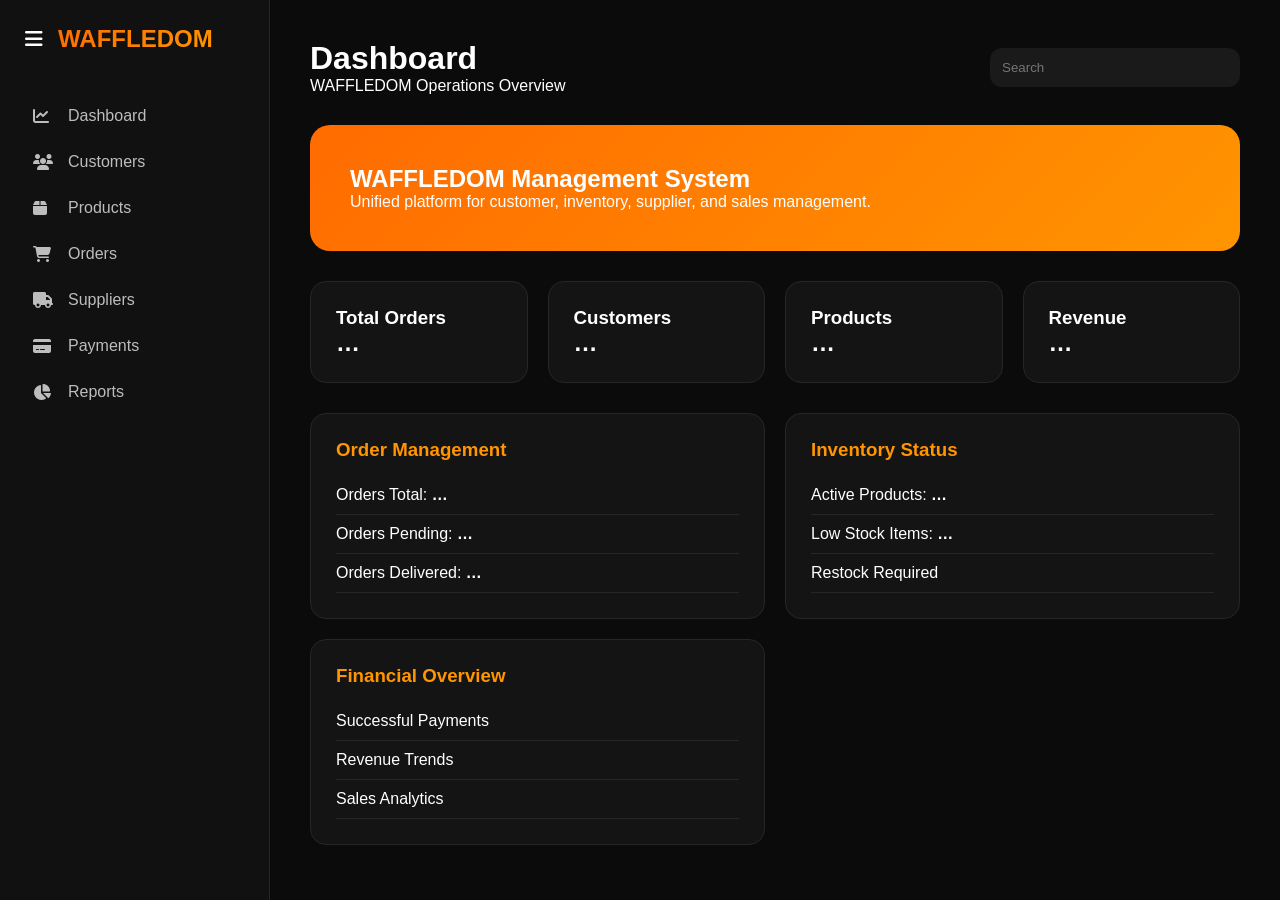
<file: index.html>
<!DOCTYPE html>
<html lang="en">
<head>
    <meta charset="UTF-8">
    <meta name="viewport" content="width=device-width, initial-scale=1.0">
    <title>WAFFLEDOM Dashboard</title>

    <link rel="stylesheet" href="style.css">

    <link rel="stylesheet"
    href="https://cdnjs.cloudflare.com/ajax/libs/font-awesome/6.5.1/css/all.min.css">
</head>
<body data-page="dashboard">

    

    <aside class="sidebar" id="sidebar">

        <div class="logo-section">

            <button id="toggle-btn">

                <i class="fas fa-bars"></i>

            </button>

            <h2 class="logo-text">
                WAFFLEDOM
            </h2>

        </div>

        <nav>

            <a href="index.html">
                <i class="fas fa-chart-line"></i>
                <span>Dashboard</span>
            </a>

            <a href="customers.html">
                <i class="fas fa-users"></i>
                <span>Customers</span>
            </a>

            <a href="products_inventory.html">
                <i class="fas fa-box"></i>
                <span>Products</span>
            </a>

            <a href="orders.html">
                <i class="fas fa-cart-shopping"></i>
                <span>Orders</span>
            </a>

            <a href="suppliers.html">
                <i class="fas fa-truck"></i>
                <span>Suppliers</span>
            </a>

            <a href="payments.html">
                <i class="fas fa-credit-card"></i>
                <span>Payments</span>
            </a>

            <a href="reports.html">
                <i class="fas fa-chart-pie"></i>
                <span>Reports</span>
            </a>

        </nav>

    </aside>

   


    <main class="main-content" id="main-content">

        <header class="top-bar">

            <div>

                <h1>Dashboard</h1>

                <p>
                    WAFFLEDOM Operations Overview
                </p>

            </div>

            <input
            type="search"
            placeholder="Search">

        </header>

        <!-- DASHBOARD -->

        <section class="dashboard">

            <div class="hero">

                <h2>
                    WAFFLEDOM Management System
                </h2>

                <p>
                    Unified platform for customer,
                    inventory, supplier, and sales management.
                </p>

            </div>

            <!-- KPI CARDS -->

            <div class="stats-grid">

                <div class="stat-card">

                    <h3>Total Orders</h3>

                    <h2 id="stat-orders">…</h2>

                </div>

                <div class="stat-card">

                    <h3>Customers</h3>

                    <h2 id="stat-customers">…</h2>

                </div>

                <div class="stat-card">

                    <h3>Products</h3>

                    <h2 id="stat-products">…</h2>

                </div>

                <div class="stat-card">

                    <h3>Revenue</h3>

                    <h2 id="stat-revenue">…</h2>

                </div>

            </div>

            <!-- DASHBOARD PANELS -->

            <div class="dashboard-grid">

                <div class="panel">

                    <h3>Order Management</h3>

                    <ul>

                        <li>Orders Total: <strong id="dash-orders-today">…</strong></li>

                        <li>Orders Pending: <strong id="dash-orders-progress">…</strong></li>

                        <li>Orders Delivered: <strong id="dash-orders-complete">…</strong></li>

                    </ul>

                </div>

                <div class="panel">

                    <h3>Inventory Status</h3>

                    <ul>

                        <li>Active Products: <strong id="dash-products-stock">…</strong></li>

                        <li>Low Stock Items: <strong id="dash-low-stock">…</strong></li>

                        <li>Restock Required</li>

                    </ul>

                </div>

                <div class="panel">

                    <h3>Financial Overview</h3>

                    <ul>

                        <li>Successful Payments</li>

                        <li>Revenue Trends</li>

                        <li>Sales Analytics</li>

                    </ul>

                </div>

            </div>

        </section>

    </main>

<script src="waffledom.js"></script>

</body>
</html>
</file>
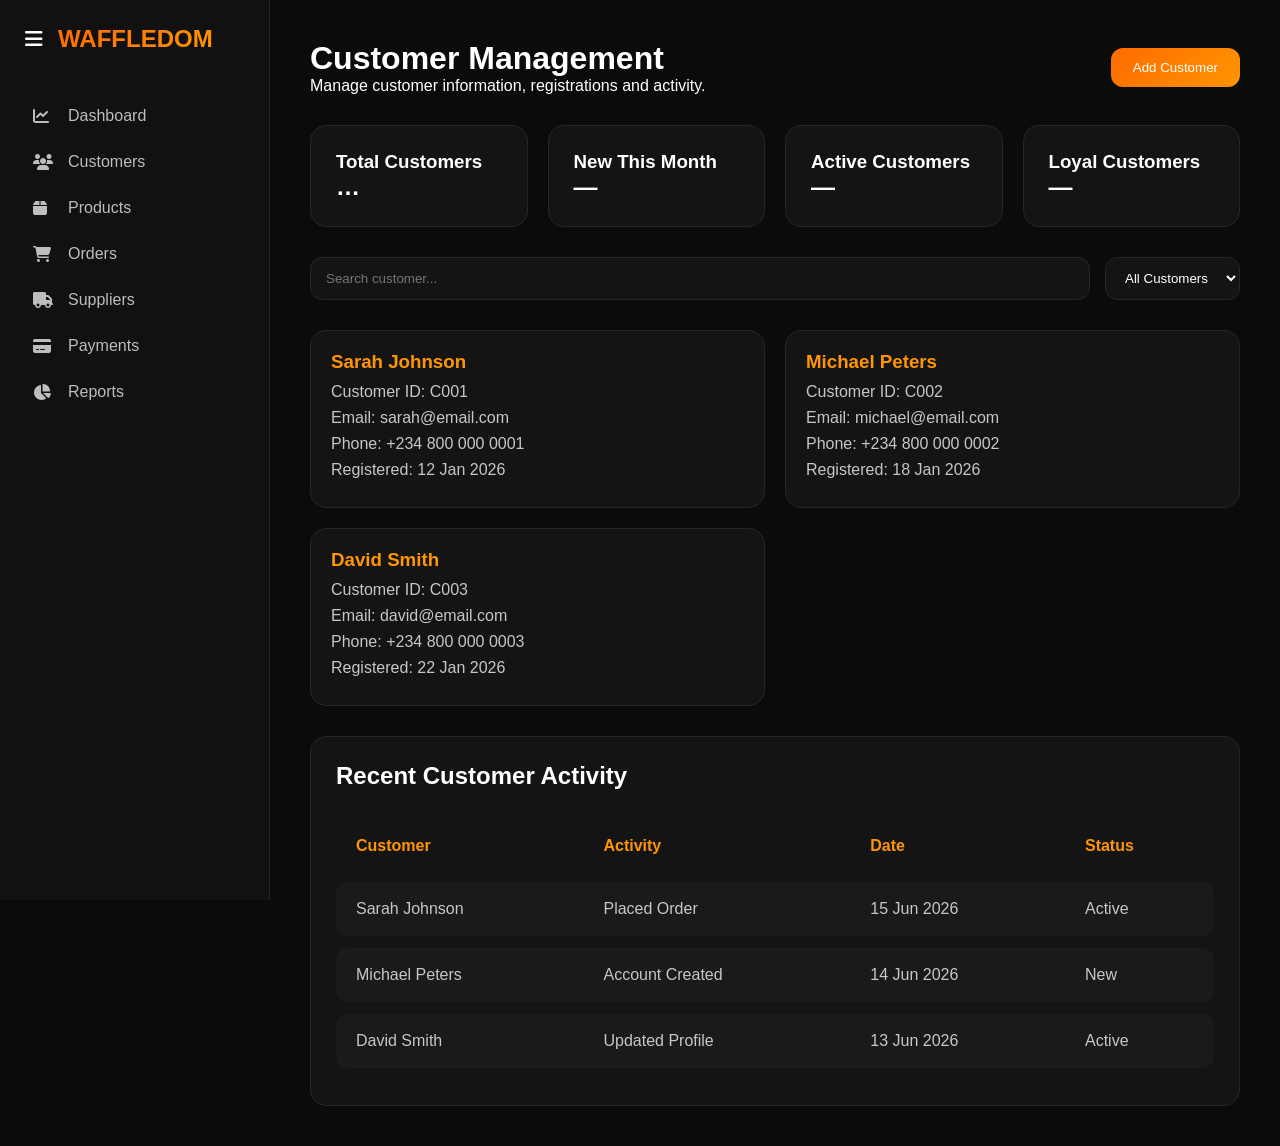
<file: customers.html>
<!DOCTYPE html>
<html lang="en">
<head>
    <meta charset="UTF-8">
    <meta name="viewport" content="width=device-width, initial-scale=1.0">
    <title>WAFFLEDOM Dashboard</title>

    <link rel="stylesheet" href="style.css">

    <link rel="stylesheet"
    href="https://cdnjs.cloudflare.com/ajax/libs/font-awesome/6.5.1/css/all.min.css">
</head>
<body data-page="customers">

    

    <aside class="sidebar" id="sidebar">

        <div class="logo-section">

            <button id="toggle-btn">

                <i class="fas fa-bars"></i>

            </button>

            <h2 class="logo-text">
                WAFFLEDOM
            </h2>

        </div>

        <nav>

            <a href="index.html">
                <i class="fas fa-chart-line"></i>
                <span>Dashboard</span>
            </a>

            <a href="customers.html">
                <i class="fas fa-users"></i>
                <span>Customers</span>
            </a>

            <a href="products_inventory.html">
                <i class="fas fa-box"></i>
                <span>Products</span>
            </a>

            <a href="orders.html">
                <i class="fas fa-cart-shopping"></i>
                <span>Orders</span>
            </a>

            <a href="suppliers.html">
                <i class="fas fa-truck"></i>
                <span>Suppliers</span>
            </a>

            <a href="payments.html">
                <i class="fas fa-credit-card"></i>
                <span>Payments</span>
            </a>

            <a href="reports.html">
                <i class="fas fa-chart-pie"></i>
                <span>Reports</span>
            </a>

        </nav>

    </aside>

   


    <main class="main-content" id="main-content">
        <header class="top-bar">

    <div>

        <h1>Customer Management</h1>

        <p>
            Manage customer information,
            registrations and activity.
        </p>

    </div>

    <button class="primary-btn" id="add-customer-btn">
        Add Customer
    </button>

</header>

<!-- CUSTOMER OVERVIEW -->

<section class="customer-overview">

    <div class="stat-card">

        <h3>Total Customers</h3>

        <h2 id="stat-total-customers">…</h2>

    </div>

    <div class="stat-card">

        <h3>New This Month</h3>

        <h2>—</h2>

    </div>

    <div class="stat-card">

        <h3>Active Customers</h3>

        <h2>—</h2>

    </div>

    <div class="stat-card">

        <h3>Loyal Customers</h3>

        <h2>—</h2>

    </div>

</section>

<!-- SEARCH -->

<section class="customer-search">

    <input
        type="text"
        placeholder="Search customer..."
    >

    <select>

        <option>
            All Customers
        </option>

        <option>
            Active
        </option>

        <option>
            New
        </option>

    </select>

</section>

<!-- CUSTOMER DIRECTORY -->

<section class="customer-directory" id="customer-directory-grid">

    <div class="customer-card">

        <h3>Sarah Johnson</h3>

        <p>Customer ID: C001</p>

        <p>Email: sarah@email.com</p>

        <p>Phone: +234 800 000 0001</p>

        <p>Registered: 12 Jan 2026</p>

    </div>

    <div class="customer-card">

        <h3>Michael Peters</h3>

        <p>Customer ID: C002</p>

        <p>Email: michael@email.com</p>

        <p>Phone: +234 800 000 0002</p>

        <p>Registered: 18 Jan 2026</p>

    </div>

    <div class="customer-card">

        <h3>David Smith</h3>

        <p>Customer ID: C003</p>

        <p>Email: david@email.com</p>

        <p>Phone: +234 800 000 0003</p>

        <p>Registered: 22 Jan 2026</p>

    </div>

</section>

<!-- RECENT ACTIVITY -->

<section class="activity-panel">

    <h2>Recent Customer Activity</h2>

    <table>

        <thead>

            <tr>

                <th>Customer</th>
                <th>Activity</th>
                <th>Date</th>
                <th>Status</th>

            </tr>

        </thead>

        <tbody id="customer-activity-body">

            <tr>

                <td>Sarah Johnson</td>

                <td>Placed Order</td>

                <td>15 Jun 2026</td>

                <td>
                    Active
                </td>

            </tr>

            <tr>

                <td>Michael Peters</td>

                <td>Account Created</td>

                <td>14 Jun 2026</td>

                <td>
                    New
                </td>

            </tr>

            <tr>

                <td>David Smith</td>

                <td>Updated Profile</td>

                <td>13 Jun 2026</td>

                <td>
                    Active
                </td>

            </tr>

        </tbody>

    </table>

</section>
    </main>

<!-- Add Customer Modal -->
<div id="add-customer-modal" class="modal-overlay">
  <div class="modal">
    <h2>Add Customer</h2>
    <form id="add-customer-form">
      <input id="cust-first-name" type="text" placeholder="First Name" required>
      <input id="cust-last-name" type="text" placeholder="Last Name">
      <input id="cust-phone" type="text" placeholder="Phone Number">
      <input id="cust-email" type="email" placeholder="Email">
      <div class="modal-actions">
        <button type="submit" class="primary-btn">Save</button>
        <button type="button" id="close-customer-modal" class="secondary-btn">Cancel</button>
      </div>
    </form>
  </div>
</div>

<script src="waffledom.js"></script>

</body>
</html>
</file>
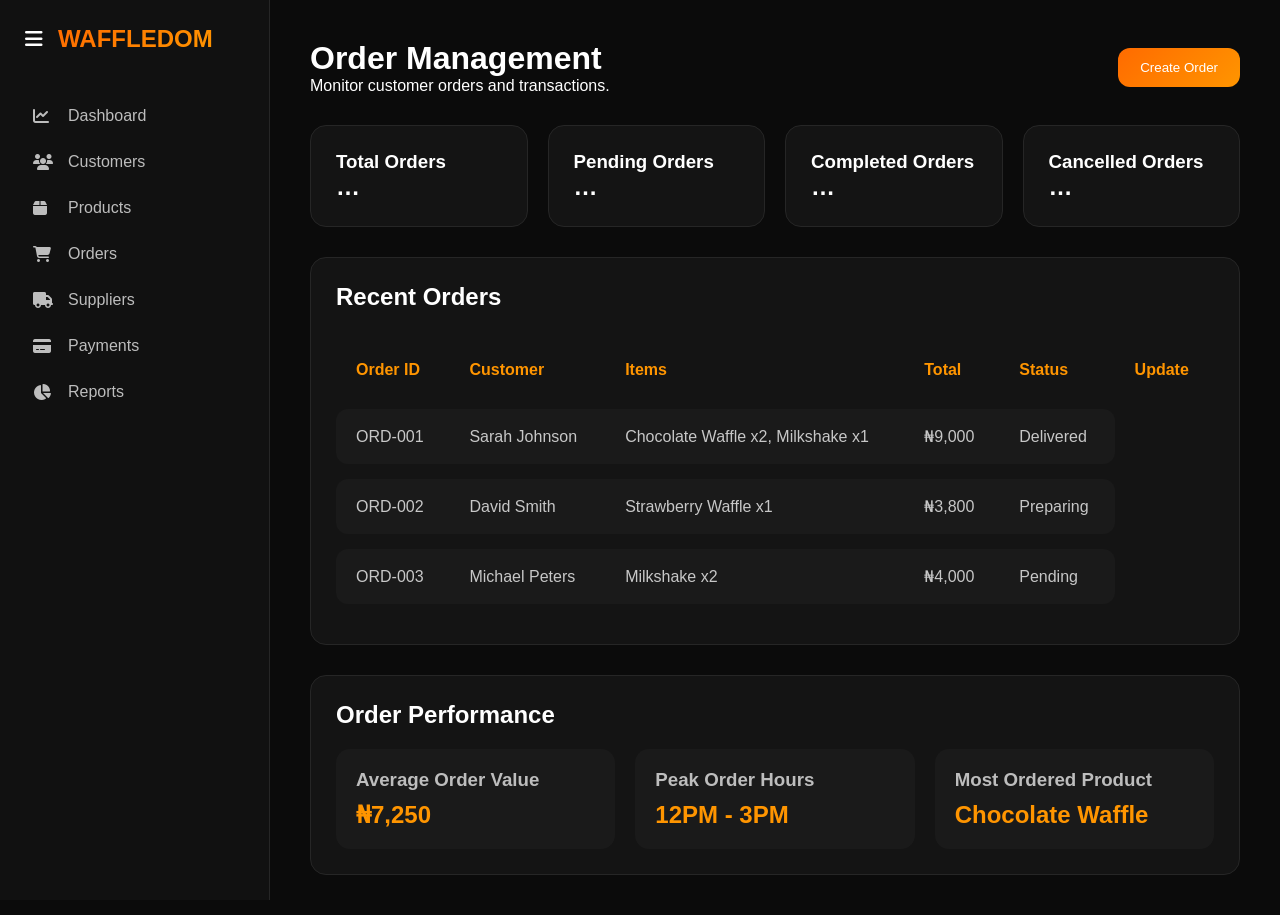
<file: orders.html>
<!DOCTYPE html>
<html lang="en">
<head>
    <meta charset="UTF-8">
    <meta name="viewport" content="width=device-width, initial-scale=1.0">
    <title>WAFFLEDOM Dashboard</title>

    <link rel="stylesheet" href="style.css">

    <link rel="stylesheet"
    href="https://cdnjs.cloudflare.com/ajax/libs/font-awesome/6.5.1/css/all.min.css">
</head>
<body data-page="orders">

    

    <aside class="sidebar" id="sidebar">

        <div class="logo-section">

            <button id="toggle-btn">

                <i class="fas fa-bars"></i>

            </button>

            <h2 class="logo-text">
                WAFFLEDOM
            </h2>

        </div>

        <nav>

            <a href="index.html">
                <i class="fas fa-chart-line"></i>
                <span>Dashboard</span>
            </a>

            <a href="customers.html">
                <i class="fas fa-users"></i>
                <span>Customers</span>
            </a>

            <a href="products_inventory.html">
                <i class="fas fa-box"></i>
                <span>Products</span>
            </a>

            <a href="orders.html">
                <i class="fas fa-cart-shopping"></i>
                <span>Orders</span>
            </a>

            <a href="suppliers.html">
                <i class="fas fa-truck"></i>
                <span>Suppliers</span>
            </a>

            <a href="payments.html">
                <i class="fas fa-credit-card"></i>
                <span>Payments</span>
            </a>

            <a href="reports.html">
                <i class="fas fa-chart-pie"></i>
                <span>Reports</span>
            </a>

        </nav>

    </aside>

   


    <main class="main-content" id="main-content">
        <header class="top-bar">

    <div>
        <h1>Order Management</h1>
        <p>
            Monitor customer orders and transactions.
        </p>
    </div>

    <button class="primary-btn" id="add-order-btn">
        Create Order
    </button>

</header>

<!-- ORDER STATS -->

<section class="order-overview">

    <div class="stat-card">
        <h3>Total Orders</h3>
        <h2 id="stat-total-orders">…</h2>
    </div>

    <div class="stat-card">
        <h3>Pending Orders</h3>
        <h2 id="stat-pending-orders">…</h2>
    </div>

    <div class="stat-card">
        <h3>Completed Orders</h3>
        <h2 id="stat-completed-orders">…</h2>
    </div>

    <div class="stat-card">
        <h3>Cancelled Orders</h3>
        <h2 id="stat-cancelled-orders">…</h2>
    </div>

</section>

<!-- ORDER LIST -->

<section class="orders-panel">

    <h2>Recent Orders</h2>

    <table>

        <thead>

            <tr>

                <th>Order ID</th>
                <th>Customer</th>
                <th>Items</th>
                <th>Total</th>
                <th>Status</th>
                <th>Update</th>

            </tr>

        </thead>

        <tbody id="orders-tbody">

            <tr>

                <td>ORD-001</td>

                <td>Sarah Johnson</td>

                <td>
                    Chocolate Waffle x2,
                    Milkshake x1
                </td>

                <td>₦9,000</td>

                <td>
                    Delivered
                </td>

            </tr>

            <tr>

                <td>ORD-002</td>

                <td>David Smith</td>

                <td>
                    Strawberry Waffle x1
                </td>

                <td>₦3,800</td>

                <td>
                    Preparing
                </td>

            </tr>

            <tr>

                <td>ORD-003</td>

                <td>Michael Peters</td>

                <td>
                    Milkshake x2
                </td>

                <td>₦4,000</td>

                <td>
                    Pending
                </td>

            </tr>

        </tbody>

    </table>

</section>

<!-- ORDER ANALYTICS -->

<section class="analytics-panel">

    <h2>Order Performance</h2>

    <div class="analytics-grid">

        <div class="analytics-card">

            <h3>Average Order Value</h3>

            <h2>₦7,250</h2>

        </div>

        <div class="analytics-card">

            <h3>Peak Order Hours</h3>

            <h2>12PM - 3PM</h2>

        </div>

        <div class="analytics-card">

            <h3>Most Ordered Product</h3>

            <h2>Chocolate Waffle</h2>

        </div>

    </div>

</section>
    </main>

<!-- Add Order Modal -->
<div id="add-order-modal" class="modal-overlay">
  <div class="modal">
    <h2>Create Order</h2>
    <form id="add-order-form">
      <select id="order-customer-id" required>
        <option value="">Select Customer</option>
      </select>
      
      <label style="margin-top: 10px; display: block; color: #ff9500; font-weight: 600;">Items</label>
      <div id="order-items-container" style="max-height: 150px; overflow-y: auto; padding-right: 5px; display: flex; flex-direction: column; gap: 10px;">
        <!-- Dynamic item rows will go here -->
      </div>
      
      <button type="button" id="add-item-row-btn" class="secondary-btn" style="margin-top: 5px; width: 100%;">+ Add Item</button>
      
      <div class="modal-actions">
        <button type="submit" class="primary-btn">Save</button>
        <button type="button" id="close-order-modal" class="secondary-btn">Cancel</button>
      </div>
    </form>
  </div>
</div>

<!-- Pay Order Modal -->
<div id="pay-order-modal" class="modal-overlay">
  <div class="modal">
    <h2>Pay Order</h2>
    <form id="pay-order-form">
      <input type="hidden" id="pay-order-id">
      <div>
        <label style="color: #ff9500; font-weight: 600;">Order Amount to Pay:</label>
        <h2 id="pay-amount-label" style="margin: 10px 0; color: white;">₦0</h2>
      </div>
      <select id="pay-method" required>
        <option value="Cash">Cash</option>
        <option value="Card">Card</option>
        <option value="Mobile Money">Mobile Money</option>
        <option value="Check">Check</option>
      </select>
      <div class="modal-actions">
        <button type="submit" class="primary-btn">Submit Payment</button>
        <button type="button" id="close-pay-modal" class="secondary-btn">Cancel</button>
      </div>
    </form>
  </div>
</div>

<script src="waffledom.js"></script>

</body>
</html>
</file>
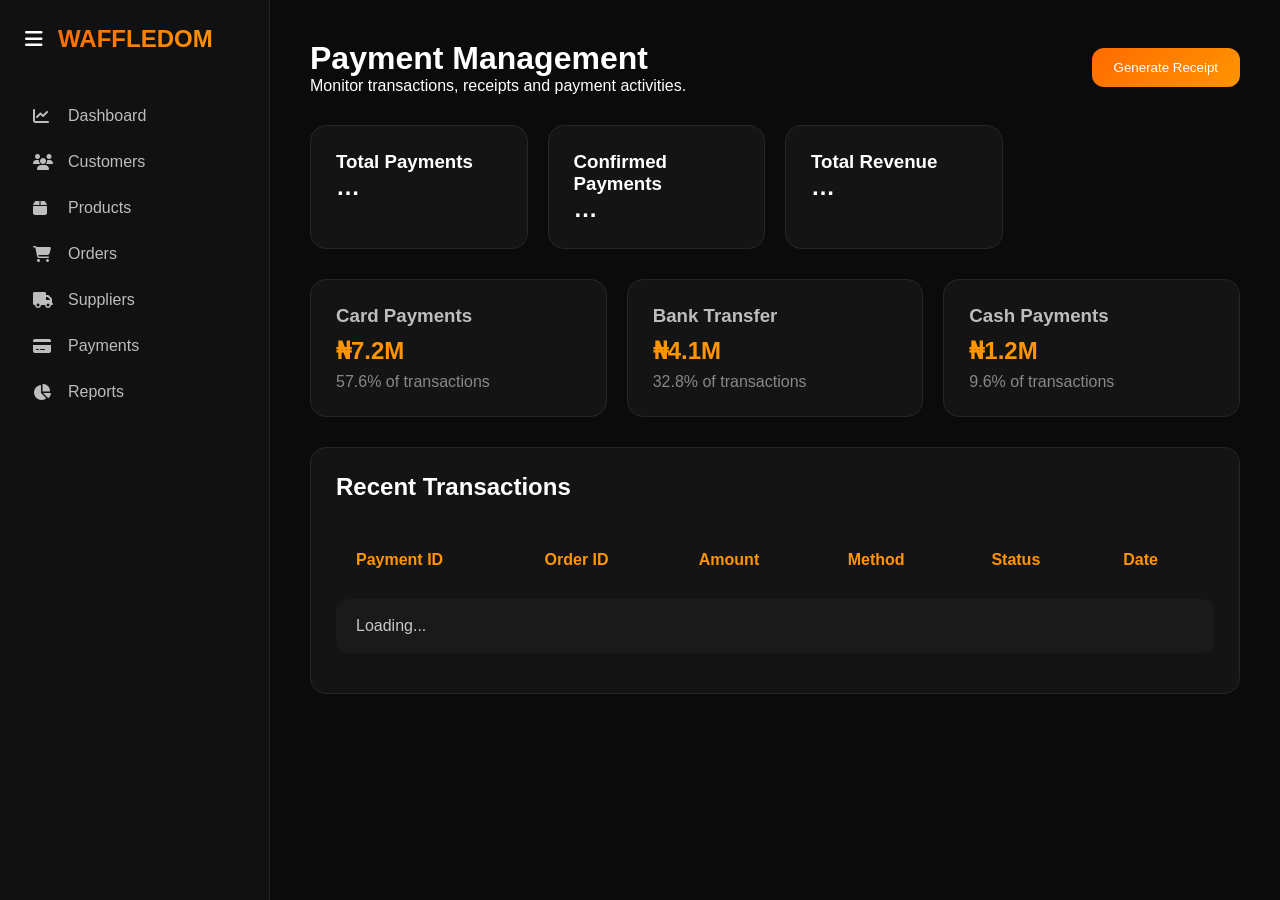
<file: payments.html>
<!DOCTYPE html>
<html lang="en">
<head>
    <meta charset="UTF-8">
    <meta name="viewport" content="width=device-width, initial-scale=1.0">
    <title>WAFFLEDOM Dashboard</title>

    <link rel="stylesheet" href="style.css">

    <link rel="stylesheet"
    href="https://cdnjs.cloudflare.com/ajax/libs/font-awesome/6.5.1/css/all.min.css">
</head>
<body data-page="payments">

    

    <aside class="sidebar" id="sidebar">

        <div class="logo-section">

            <button id="toggle-btn">

                <i class="fas fa-bars"></i>

            </button>

            <h2 class="logo-text">
                WAFFLEDOM
            </h2>

        </div>

        <nav>

            <a href="index.html">
                <i class="fas fa-chart-line"></i>
                <span>Dashboard</span>
            </a>

            <a href="customers.html">
                <i class="fas fa-users"></i>
                <span>Customers</span>
            </a>

            <a href="products_inventory.html">
                <i class="fas fa-box"></i>
                <span>Products</span>
            </a>

            <a href="orders.html">
                <i class="fas fa-cart-shopping"></i>
                <span>Orders</span>
            </a>

            <a href="suppliers.html">
                <i class="fas fa-truck"></i>
                <span>Suppliers</span>
            </a>

            <a href="payments.html">
                <i class="fas fa-credit-card"></i>
                <span>Payments</span>
            </a>

            <a href="reports.html">
                <i class="fas fa-chart-pie"></i>
                <span>Reports</span>
            </a>

        </nav>

    </aside>

   


    <main class="main-content" id="main-content">
        <header class="top-bar">

    <div>
        <h1>Payment Management</h1>
        <p>
            Monitor transactions, receipts and payment activities.
        </p>
    </div>

    <button class="primary-btn" id="btn-generate-receipt">
        Generate Receipt
    </button>

</header>

<!-- PAYMENT OVERVIEW -->

<section class="payment-overview">

    <div class="stat-card">
        <h3>Total Payments</h3>
        <h2 id="stat-total-payments">…</h2>
    </div>

    <div class="stat-card">
        <h3>Confirmed Payments</h3>
        <h2 id="stat-confirmed-payments">…</h2>
    </div>

    <div class="stat-card">
        <h3>Total Revenue</h3>
        <h2 id="stat-total-revenue">…</h2>
    </div>
</section>

<!-- PAYMENT METHODS -->

<section class="payment-methods">

    <div class="payment-card">

        <h3>Card Payments</h3>

        <h2>₦7.2M</h2>

        <p>57.6% of transactions</p>

    </div>

    <div class="payment-card">

        <h3>Bank Transfer</h3>

        <h2>₦4.1M</h2>

        <p>32.8% of transactions</p>

    </div>

    <div class="payment-card">

        <h3>Cash Payments</h3>

        <h2>₦1.2M</h2>

        <p>9.6% of transactions</p>

    </div>

</section>

<!-- PAYMENT HISTORY -->

<section class="payment-panel">

    <h2>Recent Transactions</h2>

    <table class="data-table">

        <thead>

            <tr>

                <th>Payment ID</th>
                <th>Order ID</th>
                <th>Amount</th>
                <th>Method</th>
                <th>Status</th>
                <th>Date</th>


            </tr>

        </thead>

        <tbody id="payments-tbody">

            <tr><td colspan="7">Loading...</td></tr>

        </tbody>

    </table>

</section>


    </main>

<script src="waffledom.js"></script>

</body>
</html>
</file>
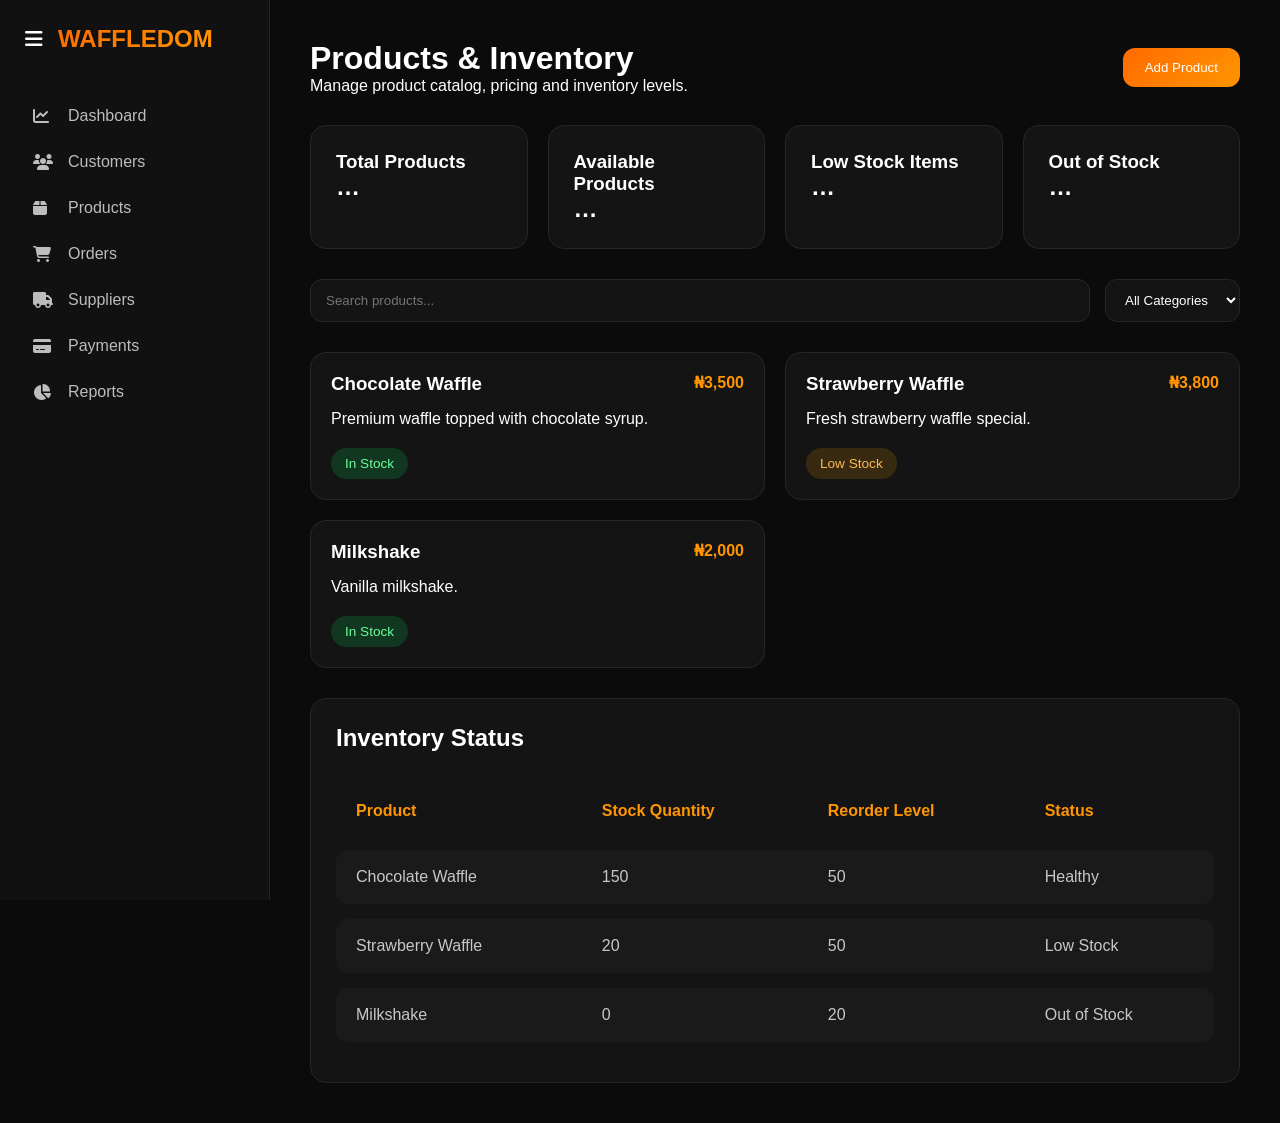
<file: products_inventory.html>
<!DOCTYPE html>
<html lang="en">
<head>
    <meta charset="UTF-8">
    <meta name="viewport" content="width=device-width, initial-scale=1.0">
    <title>WAFFLEDOM Dashboard</title>

    <link rel="stylesheet" href="style.css">

    <link rel="stylesheet"
    href="https://cdnjs.cloudflare.com/ajax/libs/font-awesome/6.5.1/css/all.min.css">
</head>
<body data-page="products">

    

    <aside class="sidebar" id="sidebar">

        <div class="logo-section">

            <button id="toggle-btn">

                <i class="fas fa-bars"></i>

            </button>

            <h2 class="logo-text">
                WAFFLEDOM
            </h2>

        </div>

        <nav>

            <a href="index.html">
                <i class="fas fa-chart-line"></i>
                <span>Dashboard</span>
            </a>

            <a href="customers.html">
                <i class="fas fa-users"></i>
                <span>Customers</span>
            </a>

            <a href="products_inventory.html">
                <i class="fas fa-box"></i>
                <span>Products</span>
            </a>

            <a href="orders.html">
                <i class="fas fa-cart-shopping"></i>
                <span>Orders</span>
            </a>

            <a href="suppliers.html">
                <i class="fas fa-truck"></i>
                <span>Suppliers</span>
            </a>

            <a href="payments.html">
                <i class="fas fa-credit-card"></i>
                <span>Payments</span>
            </a>

            <a href="reports.html">
                <i class="fas fa-chart-pie"></i>
                <span>Reports</span>
            </a>

        </nav>

    </aside>

   


    <main class="main-content" id="main-content">
        <header class="top-bar">

    <div>
        <h1>Products & Inventory</h1>
        <p>
            Manage product catalog, pricing and inventory levels.
        </p>
    </div>

    <button class="primary-btn" id="add-product-btn">
        Add Product
    </button>

</header>

<!-- PRODUCT OVERVIEW -->

<section class="product-overview">

    <div class="stat-card">
        <h3>Total Products</h3>
        <h2 id="stat-total-products">…</h2>
    </div>

    <div class="stat-card">
        <h3>Available Products</h3>
        <h2 id="stat-active-products">…</h2>
    </div>

    <div class="stat-card">
        <h3>Low Stock Items</h3>
        <h2 id="stat-low-stock">…</h2>
    </div>

    <div class="stat-card">
        <h3>Out of Stock</h3>
        <h2 id="stat-out-stock">…</h2>
    </div>

</section>

<!-- SEARCH -->

<section class="product-search">

    <input
        type="text"
        placeholder="Search products..."
    >

    <select>

        <option>All Categories</option>
        <option>Waffles</option>
        <option>Drinks</option>
        <option>Desserts</option>

    </select>

</section>

<!-- PRODUCT CARDS -->

<section class="product-grid" id="product-grid">

    <div class="product-card">

        <div class="product-header">
            <h3>Chocolate Waffle</h3>
            <span class="product-price">₦3,500</span>
        </div>

        <p>
            Premium waffle topped with chocolate syrup.
        </p>

        <div class="stock-badge in-stock">
            In Stock
        </div>

    </div>

    <div class="product-card">

        <div class="product-header">
            <h3>Strawberry Waffle</h3>
            <span class="product-price">₦3,800</span>
        </div>

        <p>
            Fresh strawberry waffle special.
        </p>

        <div class="stock-badge low-stock">
            Low Stock
        </div>

    </div>

    <div class="product-card">

        <div class="product-header">
            <h3>Milkshake</h3>
            <span class="product-price">₦2,000</span>
        </div>

        <p>
            Vanilla milkshake.
        </p>

        <div class="stock-badge in-stock">
            In Stock
        </div>

    </div>

</section>

<!-- INVENTORY STATUS -->

<section class="inventory-panel">

    <h2>Inventory Status</h2>

    <table>

        <thead>

            <tr>
                <th>Product</th>
                <th>Stock Quantity</th>
                <th>Reorder Level</th>
                <th>Status</th>
            </tr>

        </thead>

        <tbody id="inventory-tbody">

            <tr>
                <td>Chocolate Waffle</td>
                <td>150</td>
                <td>50</td>
                <td>Healthy</td>
            </tr>

            <tr>
                <td>Strawberry Waffle</td>
                <td>20</td>
                <td>50</td>
                <td>Low Stock</td>
            </tr>

            <tr>
                <td>Milkshake</td>
                <td>0</td>
                <td>20</td>
                <td>Out of Stock</td>
            </tr>

        </tbody>

    </table>

</section>
    </main>

<!-- Add Product Modal -->
<div id="add-product-modal" class="modal-overlay">
  <div class="modal">
    <h2>Add Product</h2>
    <form id="add-product-form">
      <input id="prod-name" type="text" placeholder="Product Name" required>
      <input id="prod-category" type="text" placeholder="Category">
      <input id="prod-price" type="number" step="0.01" placeholder="Unit Price" required>
      <div class="modal-actions">
        <button type="submit" class="primary-btn">Save</button>
        <button type="button" id="close-product-modal" class="secondary-btn">Cancel</button>
      </div>
    </form>
  </div>
</div>

<script src="waffledom.js"></script>

</body>
</html>
</file>
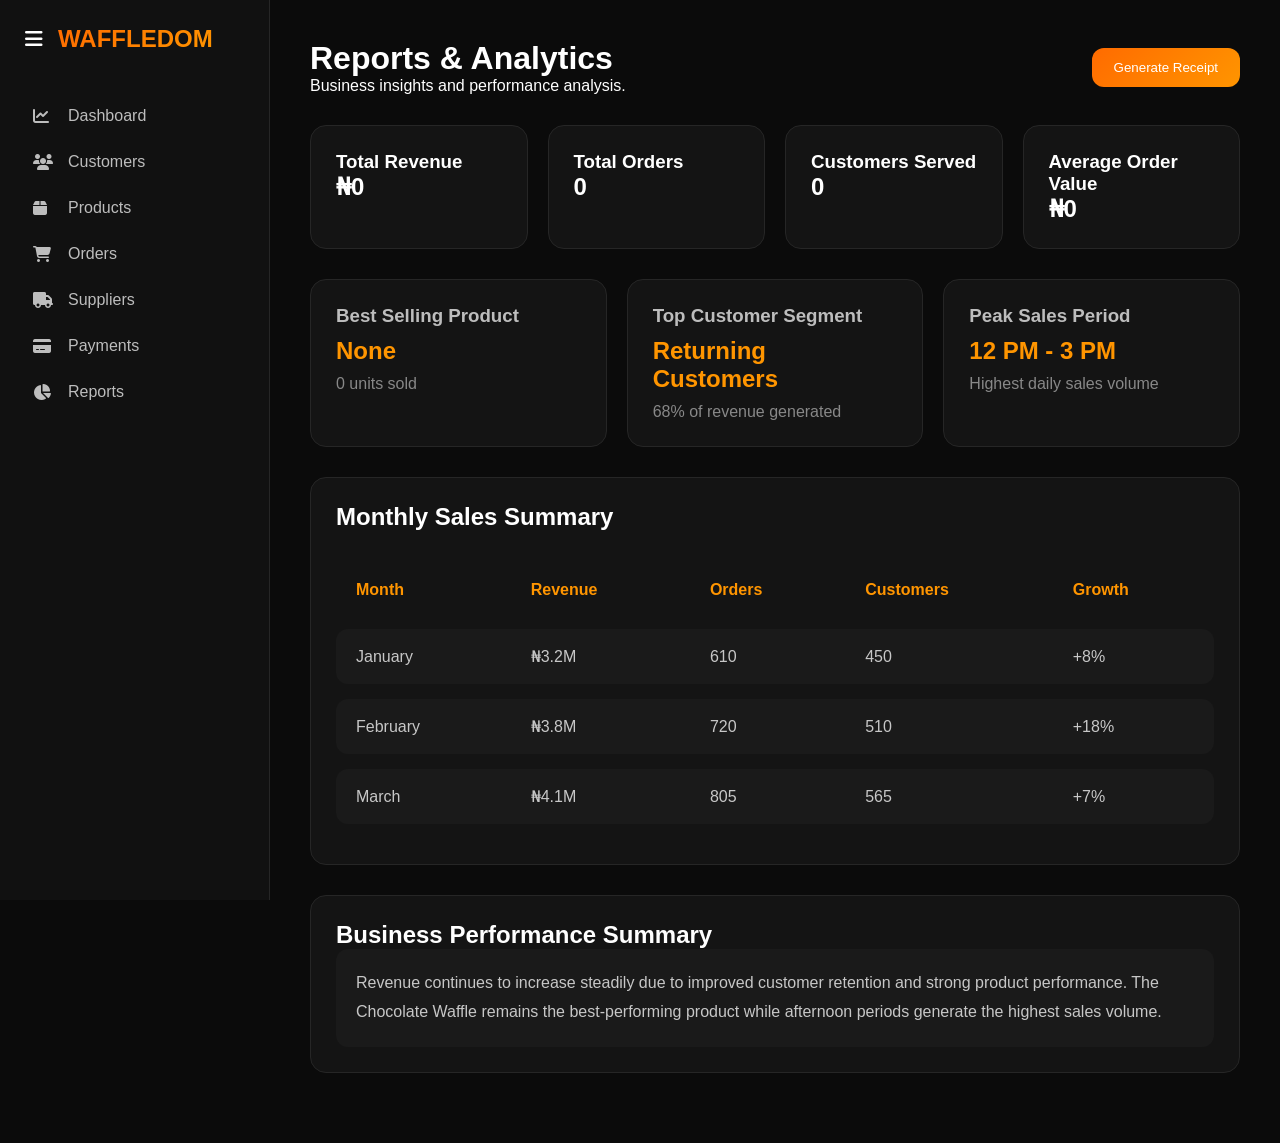
<file: reports.html>
<!DOCTYPE html>
<html lang="en">
<head>
    <meta charset="UTF-8">
    <meta name="viewport" content="width=device-width, initial-scale=1.0">
    <title>WAFFLEDOM Dashboard</title>

    <link rel="stylesheet" href="style.css">

    <link rel="stylesheet"
    href="https://cdnjs.cloudflare.com/ajax/libs/font-awesome/6.5.1/css/all.min.css">
</head>
<body data-page="reports">

    

    <aside class="sidebar" id="sidebar">

        <div class="logo-section">

            <button id="toggle-btn">

                <i class="fas fa-bars"></i>

            </button>

            <h2 class="logo-text">
                WAFFLEDOM
            </h2>

        </div>

        <nav>

            <a href="index.html">
                <i class="fas fa-chart-line"></i>
                <span>Dashboard</span>
            </a>

            <a href="customers.html">
                <i class="fas fa-users"></i>
                <span>Customers</span>
            </a>

            <a href="products_inventory.html">
                <i class="fas fa-box"></i>
                <span>Products</span>
            </a>

            <a href="orders.html">
                <i class="fas fa-cart-shopping"></i>
                <span>Orders</span>
            </a>

            <a href="suppliers.html">
                <i class="fas fa-truck"></i>
                <span>Suppliers</span>
            </a>

            <a href="payments.html">
                <i class="fas fa-credit-card"></i>
                <span>Payments</span>
            </a>

            <a href="reports.html">
                <i class="fas fa-chart-pie"></i>
                <span>Reports</span>
            </a>

        </nav>

    </aside>

   


    <main class="main-content" id="main-content">
        <header class="top-bar">

    <div>
        <h1>Reports & Analytics</h1>
        <p>
            Business insights and performance analysis.
        </p>
    </div>

    <button class="primary-btn" id="btn-generate-receipt">
        Generate Receipt
    </button>

</header>

<!-- KPI SECTION -->

<section class="report-overview">

    <div class="stat-card">

        <h3>Total Revenue</h3>

        <h2 id="report-total-revenue">₦0</h2>

    </div>

    <div class="stat-card">

        <h3>Total Orders</h3>

        <h2 id="report-total-orders">0</h2>

    </div>

    <div class="stat-card">

        <h3>Customers Served</h3>

        <h2 id="report-customers-served">0</h2>

    </div>

    <div class="stat-card">

        <h3>Average Order Value</h3>

        <h2 id="report-avg-order-value">₦0</h2>

    </div>

</section>

<!-- ANALYTICS CARDS -->

<section class="report-grid">

    <div class="report-card">

        <h3>Best Selling Product</h3>

        <h2 id="report-best-selling-product">None</h2>

        <p id="report-best-selling-desc">0 units sold</p>

    </div>

    <div class="report-card">

        <h3>Top Customer Segment</h3>

        <h2>Returning Customers</h2>

        <p>68% of revenue generated</p>

    </div>

    <div class="report-card">

        <h3>Peak Sales Period</h3>

        <h2>12 PM - 3 PM</h2>

        <p>Highest daily sales volume</p>

    </div>

</section>

<!-- SALES RECORDS -->

<section class="report-panel">

    <h2>Monthly Sales Summary</h2>

    <table class="data-table">

        <thead>

            <tr>

                <th>Month</th>
                <th>Revenue</th>
                <th>Orders</th>
                <th>Customers</th>
                <th>Growth</th>

            </tr>

        </thead>

        <tbody id="reports-tbody">

            <tr>

                <td>January</td>
                <td>₦3.2M</td>
                <td>610</td>
                <td>450</td>
                <td>+8%</td>
            </tr>

            <tr>

                <td>February</td>
                <td>₦3.8M</td>
                <td>720</td>
                <td>510</td>
                <td>+18%</td>
            </tr>

            <tr>

                <td>March</td>
                <td>₦4.1M</td>
                <td>805</td>
                <td>565</td>
                <td>+7%</td>
            </tr>

        </tbody>

    </table>

</section>

<!-- PERFORMANCE SUMMARY -->

<section class="report-panel">

    <h2>Business Performance Summary</h2>

    <div class="summary-card">

        <p>
            Revenue continues to increase steadily due to improved
            customer retention and strong product performance.
            The Chocolate Waffle
            remains the best-performing product while afternoon
            periods generate the highest sales volume.
        </p>

    </div>

</section>
    </main>

<script src="waffledom.js"></script>

</body>
</html>
</file>
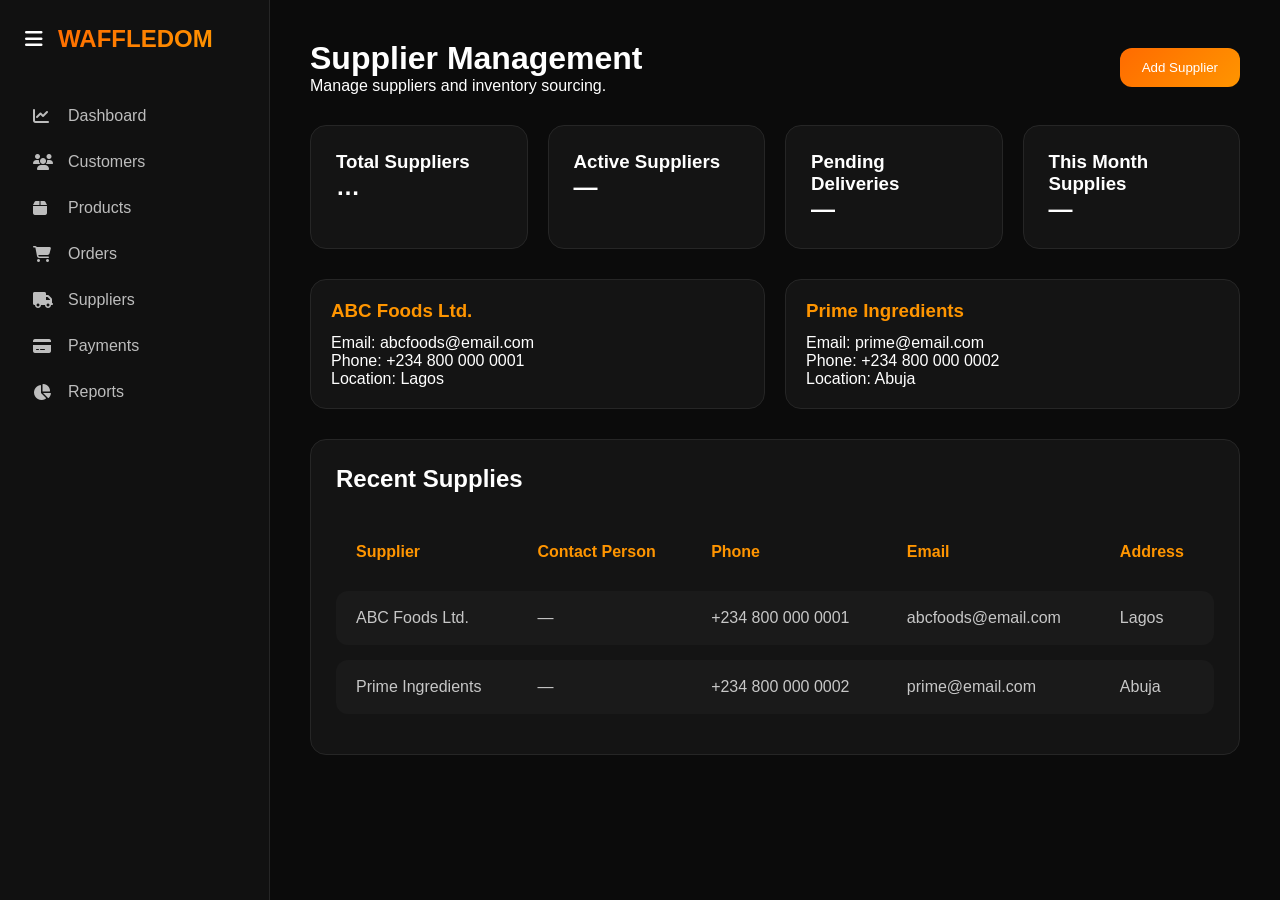
<file: suppliers.html>
<!DOCTYPE html>
<html lang="en">
<head>
    <meta charset="UTF-8">
    <meta name="viewport" content="width=device-width, initial-scale=1.0">
    <title>WAFFLEDOM Dashboard</title>

    <link rel="stylesheet" href="style.css">

    <link rel="stylesheet"
    href="https://cdnjs.cloudflare.com/ajax/libs/font-awesome/6.5.1/css/all.min.css">
</head>
<body data-page="suppliers">

    

    <aside class="sidebar" id="sidebar">

        <div class="logo-section">

            <button id="toggle-btn">

                <i class="fas fa-bars"></i>

            </button>

            <h2 class="logo-text">
                WAFFLEDOM
            </h2>

        </div>

        <nav>

            <a href="index.html">
                <i class="fas fa-chart-line"></i>
                <span>Dashboard</span>
            </a>

            <a href="customers.html">
                <i class="fas fa-users"></i>
                <span>Customers</span>
            </a>

            <a href="products_inventory.html">
                <i class="fas fa-box"></i>
                <span>Products</span>
            </a>

            <a href="orders.html">
                <i class="fas fa-cart-shopping"></i>
                <span>Orders</span>
            </a>

            <a href="suppliers.html">
                <i class="fas fa-truck"></i>
                <span>Suppliers</span>
            </a>

            <a href="payments.html">
                <i class="fas fa-credit-card"></i>
                <span>Payments</span>
            </a>

            <a href="reports.html">
                <i class="fas fa-chart-pie"></i>
                <span>Reports</span>
            </a>

        </nav>

    </aside>

   


    <main class="main-content" id="main-content">
        <header class="top-bar">

    <div>
        <h1>Supplier Management</h1>
        <p>Manage suppliers and inventory sourcing.</p>
    </div>

    <button class="primary-btn" id="add-supplier-btn">
        Add Supplier
    </button>

</header>

<section class="supplier-overview">

    <div class="stat-card">
        <h3>Total Suppliers</h3>
        <h2 id="stat-total-suppliers">…</h2>
    </div>

    <div class="stat-card">
        <h3>Active Suppliers</h3>
        <h2>—</h2>
    </div>

    <div class="stat-card">
        <h3>Pending Deliveries</h3>
        <h2>—</h2>
    </div>

    <div class="stat-card">
        <h3>This Month Supplies</h3>
        <h2>—</h2>
    </div>

</section>

<section class="supplier-directory" id="supplier-directory-grid">

    <div class="supplier-card">
        <h3>ABC Foods Ltd.</h3>
        <p>Email: abcfoods@email.com</p>
        <p>Phone: +234 800 000 0001</p>
        <p>Location: Lagos</p>
    </div>

    <div class="supplier-card">
        <h3>Prime Ingredients</h3>
        <p>Email: prime@email.com</p>
        <p>Phone: +234 800 000 0002</p>
        <p>Location: Abuja</p>
    </div>

</section>

<section class="supplier-panel">

    <h2>Recent Supplies</h2>

    <table class="data-table">

        <thead>
            <tr>
                <th>Supplier</th>
                <th>Contact Person</th>
                <th>Phone</th>
                <th>Email</th>
                <th>Address</th>
            </tr>
        </thead>

        <tbody id="suppliers-tbody">

            <tr>
                <td>ABC Foods Ltd.</td>
                <td>—</td>
                <td>+234 800 000 0001</td>
                <td>abcfoods@email.com</td>
                <td>Lagos</td>
            </tr>

            <tr>
                <td>Prime Ingredients</td>
                <td>—</td>
                <td>+234 800 000 0002</td>
                <td>prime@email.com</td>
                <td>Abuja</td>
            </tr>

        </tbody>

    </table>

</section>
    </main>

<!-- Add Supplier Modal -->
<div id="add-supplier-modal" class="modal-overlay">
  <div class="modal">
    <h2>Add Supplier</h2>
    <form id="add-supplier-form">
      <input id="sup-name" type="text" placeholder="Supplier Name" required>
      <input id="sup-contact" type="text" placeholder="Contact Person">
      <input id="sup-phone" type="text" placeholder="Phone Number">
      <input id="sup-email" type="email" placeholder="Email">
      <input id="sup-address" type="text" placeholder="Address">
      <div class="modal-actions">
        <button type="submit" class="primary-btn">Save</button>
        <button type="button" id="close-supplier-modal" class="secondary-btn">Cancel</button>
      </div>
    </form>
  </div>
</div>

<script src="waffledom.js"></script>

</body>
</html>
</file>
<file: style.css>
*{
    margin:0;
    padding:0;
    box-sizing:border-box;
    font-family:'Segoe UI',sans-serif;
}

body{
    background:#0b0b0b;
    color:white;
}

/* SIDEBAR */

.sidebar{

    position:fixed;

    left:0;
    top:0;

    width:270px;
    height:100vh;

    background:#111;

    border-right:1px solid #262626;

    transition:.3s;
}

.sidebar.collapsed{
    width:90px;
}

.logo-section{

    display:flex;

    align-items:center;

    gap:15px;

    padding:25px;
}

.logo-text{

    background:linear-gradient(
    135deg,
    #ff6b00,
    #ff9500
    );

    -webkit-background-clip:text;
    -webkit-text-fill-color:transparent;
}

#toggle-btn{

    border:none;

    background:none;

    color:white;

    cursor:pointer;

    font-size:20px;
}

/* NAVIGATION */

.sidebar nav{

    display:flex;

    flex-direction:column;

    padding:15px;
}

.sidebar nav a{

    text-decoration:none;

    color:#bdbdbd;

    padding:14px 18px;

    border-radius:12px;

    display:flex;

    align-items:center;

    gap:15px;

    transition:.3s;
}

.sidebar nav a:hover{

    background:#1d1d1d;
}

.sidebar nav a i{
    min-width:20px;
}

.sidebar.collapsed span{
    display:none;
}

.sidebar.collapsed .logo-text{
    display:none;
}

/* MAIN CONTENT */

.main-content{

    margin-left:270px;

    padding:40px;

    transition:.3s;
}

.main-content.expanded{
    margin-left:90px;
}

/* TOP BAR */

.top-bar{

    display:flex;

    justify-content:space-between;

    align-items:center;

    margin-bottom:30px;
}

.top-bar input{

    width:250px;

    padding:12px;

    border:none;

    border-radius:12px;

    background:#1a1a1a;

    color:white;
}

/* HERO */

.hero{

    background:linear-gradient(
    135deg,
    #ff6b00,
    #ff9500
    );

    padding:40px;

    border-radius:20px;

    margin-bottom:30px;
}

/* KPI */

.stats-grid{

    display:grid;

    grid-template-columns:repeat(4,1fr);

    gap:20px;

    margin-bottom:30px;
}

.stat-card{

    background:#141414;

    padding:25px;

    border-radius:16px;

    border:1px solid #262626;
}

/* PANELS */

.dashboard-grid{

    display:grid;

    grid-template-columns:repeat(2,1fr);

    gap:20px;
}

.panel{

    background:#141414;

    border:1px solid #262626;

    padding:25px;

    border-radius:16px;
}

.panel h3{

    color:#ff9500;

    margin-bottom:15px;
}

.panel ul{

    list-style:none;
}

.panel li{

    padding:10px 0;

    border-bottom:1px solid #262626;
}

.customer-overview{

    display:grid;

    grid-template-columns:
    repeat(4,1fr);

    gap:20px;

    margin-bottom:30px;
}

/* SEARCH SECTION */

.customer-search{

    display:flex;

    gap:15px;

    margin-bottom:30px;
}

.customer-search input,
.customer-search select{

    padding:12px 15px;

    border:none;

    border-radius:12px;

    background:#141414;

    color:white;

    border:1px solid #262626;
}

.customer-search input{

    flex:1;
}

/* BUTTON */

.primary-btn{

    padding:12px 22px;

    border:none;

    border-radius:12px;

    background:linear-gradient(
        135deg,
        #ff6b00,
        #ff9500
    );

    color:white;

    cursor:pointer;
}

/* CUSTOMER CARDS */

.customer-directory{

    display:grid;

    grid-template-columns:
    repeat(auto-fill,minmax(300px,1fr));

    gap:20px;

    margin-bottom:30px;
}

.customer-card{

    background:#141414;

    border:1px solid #262626;

    border-radius:16px;

    padding:20px;

    transition:.3s;
}

.customer-card:hover{

    transform:translateY(-5px);
}

.customer-card h3{

    color:#ff9500;

    margin-bottom:10px;
}

.customer-card p{

    color:#c7c7c7;

    margin-bottom:8px;
}

/* ACTIVITY PANEL */

.activity-panel{

    background:#141414;

    border:1px solid #262626;

    border-radius:16px;

    padding:25px;
}

.activity-panel h2{

    margin-bottom:20px;
}

.activity-panel{

    background:#141414;

    border:1px solid #262626;

    border-radius:16px;

    padding:25px;
}

.activity-panel h2{
    margin-bottom:20px;
}

/* TABLE */

.activity-panel table{

    width:100%;

    border-collapse:separate;

    border-spacing:0 12px;
}

.activity-panel thead th{

    text-align:left;

    padding:15px 20px;

    color:#ff9500;

    font-weight:600;
}

.activity-panel tbody tr{

    background:#1a1a1a;
}

.activity-panel tbody td{

    padding:18px 20px;

    color:#c7c7c7;
}

/* Rounded row corners */

.activity-panel tbody td:first-child{

    border-top-left-radius:12px;
    border-bottom-left-radius:12px;
}

.activity-panel tbody td:last-child{

    border-top-right-radius:12px;
    border-bottom-right-radius:12px;
}

/* Hover effect */

.activity-panel tbody tr:hover{

    background:#222222;

    transition:0.3s;
}


.product-overview{

    display:grid;

    grid-template-columns:repeat(4,1fr);

    gap:20px;

    margin-bottom:30px;
}

.product-search{

    display:flex;

    gap:15px;

    margin-bottom:30px;
}

.product-search input,
.product-search select{

    padding:12px 15px;

    border:none;

    border-radius:12px;

    background:#141414;

    color:white;

    border:1px solid #262626;
}

.product-search input{
    flex:1;
}

.product-grid{

    display:grid;

    grid-template-columns:
    repeat(auto-fill,minmax(320px,1fr));

    gap:20px;

    margin-bottom:30px;
}

.product-card{

    background:#141414;

    border:1px solid #262626;

    border-radius:16px;

    padding:20px;
}

.product-header{

    display:flex;

    justify-content:space-between;

    margin-bottom:15px;
}

.product-price{

    color:#ff9500;

    font-weight:600;
}

.stock-badge{

    margin-top:20px;

    display:inline-block;

    padding:8px 14px;

    border-radius:30px;

    font-size:.85rem;
}

.in-stock{

    background:rgba(0,255,100,.15);

    color:#67ff9b;
}

.low-stock{

    background:rgba(255,170,0,.15);

    color:#ffb84d;
}

.inventory-panel{

    background:#141414;

    border:1px solid #262626;

    border-radius:16px;

    padding:25px;
}

.order-overview{

    display:grid;

    grid-template-columns:repeat(4,1fr);

    gap:20px;

    margin-bottom:30px;
}

.orders-panel{

    background:#141414;

    border:1px solid #262626;

    border-radius:16px;

    padding:25px;

    margin-bottom:30px;
}

.analytics-panel{

    background:#141414;

    border:1px solid #262626;

    border-radius:16px;

    padding:25px;
}

.analytics-grid{

    display:grid;

    grid-template-columns:repeat(3,1fr);

    gap:20px;

    margin-top:20px;
}

.analytics-card{

    background:#1a1a1a;

    border-radius:14px;

    padding:20px;
}

.analytics-card h3{

    color:#bdbdbd;

    margin-bottom:10px;
}

.analytics-card h2{

    color:#ff9500;
}

.inventory-panel table{

    width:100%;

    border-collapse:separate;

    border-spacing:0 15px;

    margin-top:20px;
}

.inventory-panel thead th{

    text-align:left;

    padding:15px 20px;

    color:#ff9500;

    font-weight:600;
}

.inventory-panel tbody tr{

    background:#1a1a1a;
}

.inventory-panel tbody td{

    padding:18px 20px;

    color:#c7c7c7;
}

.inventory-panel tbody td:first-child{

    border-top-left-radius:12px;
    border-bottom-left-radius:12px;
}

.inventory-panel tbody td:last-child{

    border-top-right-radius:12px;
    border-bottom-right-radius:12px;
}

.inventory-panel tbody tr:hover{

    background:#222222;

    transition:.3s;
}

.orders-panel table{

    width:100%;

    border-collapse:separate;

    border-spacing:0 15px;

    margin-top:20px;
}

.orders-panel thead th{

    text-align:left;

    padding:15px 20px;

    color:#ff9500;

    font-weight:600;
}

.orders-panel tbody tr{

    background:#1a1a1a;
}

.orders-panel tbody td{

    padding:18px 20px;

    color:#c7c7c7;
}

.orders-panel tbody td:first-child{

    border-top-left-radius:12px;
    border-bottom-left-radius:12px;
}

.orders-panel tbody td:last-child{

    border-top-right-radius:12px;
    border-bottom-right-radius:12px;
}

.orders-panel tbody tr:hover{

    background:#222222;

    transition:.3s;
}

.supplier-overview{

    display:grid;
    grid-template-columns:repeat(4,1fr);
    gap:20px;

    margin-bottom:30px;
}

.supplier-directory{

    display:grid;
    grid-template-columns:
    repeat(auto-fill,minmax(300px,1fr));

    gap:20px;

    margin-bottom:30px;
}

.supplier-card{

    background:#141414;

    border:1px solid #262626;

    border-radius:16px;

    padding:20px;
}

.supplier-card h3{

    color:#ff9500;

    margin-bottom:12px;
}

.supplier-panel{

    background:#141414;

    border:1px solid #262626;

    border-radius:16px;

    padding:25px;
}

.employee-overview{

    display:grid;

    grid-template-columns:repeat(4,1fr);

    gap:20px;

    margin-bottom:30px;
}

.employee-panel{

    background:#141414;

    border:1px solid #262626;

    border-radius:16px;

    padding:25px;

    margin-bottom:30px;
}

.delivery-overview{

    display:grid;

    grid-template-columns:repeat(4,1fr);

    gap:20px;

    margin-bottom:30px;
}

.delivery-panel{

    background:#141414;

    border:1px solid #262626;

    border-radius:16px;

    padding:25px;
}

.data-table{

    width:100%;

    border-collapse:separate;

    border-spacing:0 15px;

    margin-top:20px;
}

.data-table thead th{

    text-align:left;

    padding:15px 20px;

    color:#ff9500;

    font-weight:600;
}

.data-table tbody tr{

    background:#1a1a1a;
}

.data-table tbody td{

    padding:18px 20px;

    color:#c7c7c7;
}

.data-table tbody td:first-child{

    border-top-left-radius:12px;
    border-bottom-left-radius:12px;
}

.data-table tbody td:last-child{

    border-top-right-radius:12px;
    border-bottom-right-radius:12px;
}

.data-table tbody tr:hover{

    background:#222222;

    transition:.3s;
}

.payment-overview{

    display:grid;

    grid-template-columns:repeat(4,1fr);

    gap:20px;

    margin-bottom:30px;
}

.payment-methods{

    display:grid;

    grid-template-columns:repeat(3,1fr);

    gap:20px;

    margin-bottom:30px;
}

.payment-card{

    background:#141414;

    border:1px solid #262626;

    border-radius:16px;

    padding:25px;
}

.payment-card h3{

    color:#bdbdbd;

    margin-bottom:10px;
}

.payment-card h2{

    color:#ff9500;

    margin-bottom:8px;
}

.payment-card p{

    color:#888;
}

.payment-panel{

    background:#141414;

    border:1px solid #262626;

    border-radius:16px;

    padding:25px;

    margin-bottom:30px;
}


.report-overview{

    display:grid;

    grid-template-columns:repeat(4,1fr);

    gap:20px;

    margin-bottom:30px;
}

.report-grid{

    display:grid;

    grid-template-columns:repeat(3,1fr);

    gap:20px;

    margin-bottom:30px;
}

.report-card{

    background:#141414;

    border:1px solid #262626;

    border-radius:16px;

    padding:25px;
}

.report-card h3{

    color:#bdbdbd;

    margin-bottom:10px;
}

.report-card h2{

    color:#ff9500;

    margin-bottom:10px;
}

.report-card p{

    color:#888;
}

.report-panel{

    background:#141414;

    border:1px solid #262626;

    border-radius:16px;

    padding:25px;

    margin-bottom:30px;
}

.summary-card{

    background:#1a1a1a;

    padding:20px;

    border-radius:12px;

    color:#c7c7c7;

    line-height:1.8;
}

/* MODALS */
.modal-overlay {
    position: fixed;
    top: 0;
    left: 0;
    width: 100vw;
    height: 100vh;
    background: rgba(0, 0, 0, 0.75);
    backdrop-filter: blur(5px);
    display: flex;
    justify-content: center;
    align-items: center;
    opacity: 0;
    pointer-events: none;
    transition: opacity 0.3s ease;
    z-index: 1000;
}

.modal-overlay.active {
    opacity: 1;
    pointer-events: auto;
}

.modal {
    background: #141414;
    border: 1px solid #262626;
    padding: 30px;
    border-radius: 16px;
    width: 90%;
    max-width: 450px;
    box-shadow: 0 10px 30px rgba(0, 0, 0, 0.5);
    transform: scale(0.9);
    transition: transform 0.3s ease;
}

.modal-overlay.active .modal {
    transform: scale(1);
}

.modal h2 {
    color: #ff9500;
    margin-bottom: 20px;
    font-size: 1.5rem;
}

.modal form {
    display: flex;
    flex-direction: column;
    gap: 15px;
}

.modal input, .modal select {
    padding: 12px 15px;
    border: 1px solid #262626;
    border-radius: 12px;
    background: #1a1a1a;
    color: white;
    font-size: 0.95rem;
    width: 100%;
}

.modal input:focus, .modal select:focus {
    outline: none;
    border-color: #ff9500;
}

.modal-actions {
    display: flex;
    gap: 15px;
    margin-top: 10px;
}

.modal-actions button {
    flex: 1;
}

.secondary-btn {
    padding: 12px 22px;
    border: 1px solid #262626;
    border-radius: 12px;
    background: transparent;
    color: #bdbdbd;
    cursor: pointer;
    transition: all 0.3s ease;
}

.secondary-btn:hover {
    background: #1d1d1d;
    color: white;
}

/* TOASTS */
#toast-container {
    position: fixed;
    bottom: 20px;
    right: 20px;
    display: flex;
    flex-direction: column;
    gap: 10px;
    z-index: 9999;
}

.toast {
    background: #141414;
    border-left: 4px solid #ff9500;
    color: white;
    padding: 15px 25px;
    border-radius: 8px;
    box-shadow: 0 4px 15px rgba(0, 0, 0, 0.3);
    animation: slideIn 0.3s ease forwards;
    min-width: 250px;
}

.toast-success {
    border-left-color: #67ff9b;
}

.toast-error {
    border-left-color: #ff4d4d;
}

@keyframes slideIn {
    from {
        transform: translateX(100%);
        opacity: 0;
    }
    to {
        transform: translateX(0);
        opacity: 1;
    }
}

/* ==========================================
   PRINT / EXPORT STYLES
   ========================================== */
@media print {
    /* Hide the sidebar, buttons, and navigation when exporting to PDF */
    #sidebar, #toggle-btn, .primary-btn, .top-bar p {
        display: none !important;
    }
    
    /* Expand the main content to fit the paper */
    .main-content {
        margin-left: 0 !important;
        padding: 0 !important;
        width: 100% !important;
        background: white !important;
        color: black !important;
    }

    /* Change card backgrounds for better printing */
    .stat-card, .report-card, .report-panel {
        background: white !important;
        border: 1px solid #ccc !important;
        color: black !important;
    }

    h1, h2, h3, p {
        color: black !important;
    }
}
</file>
